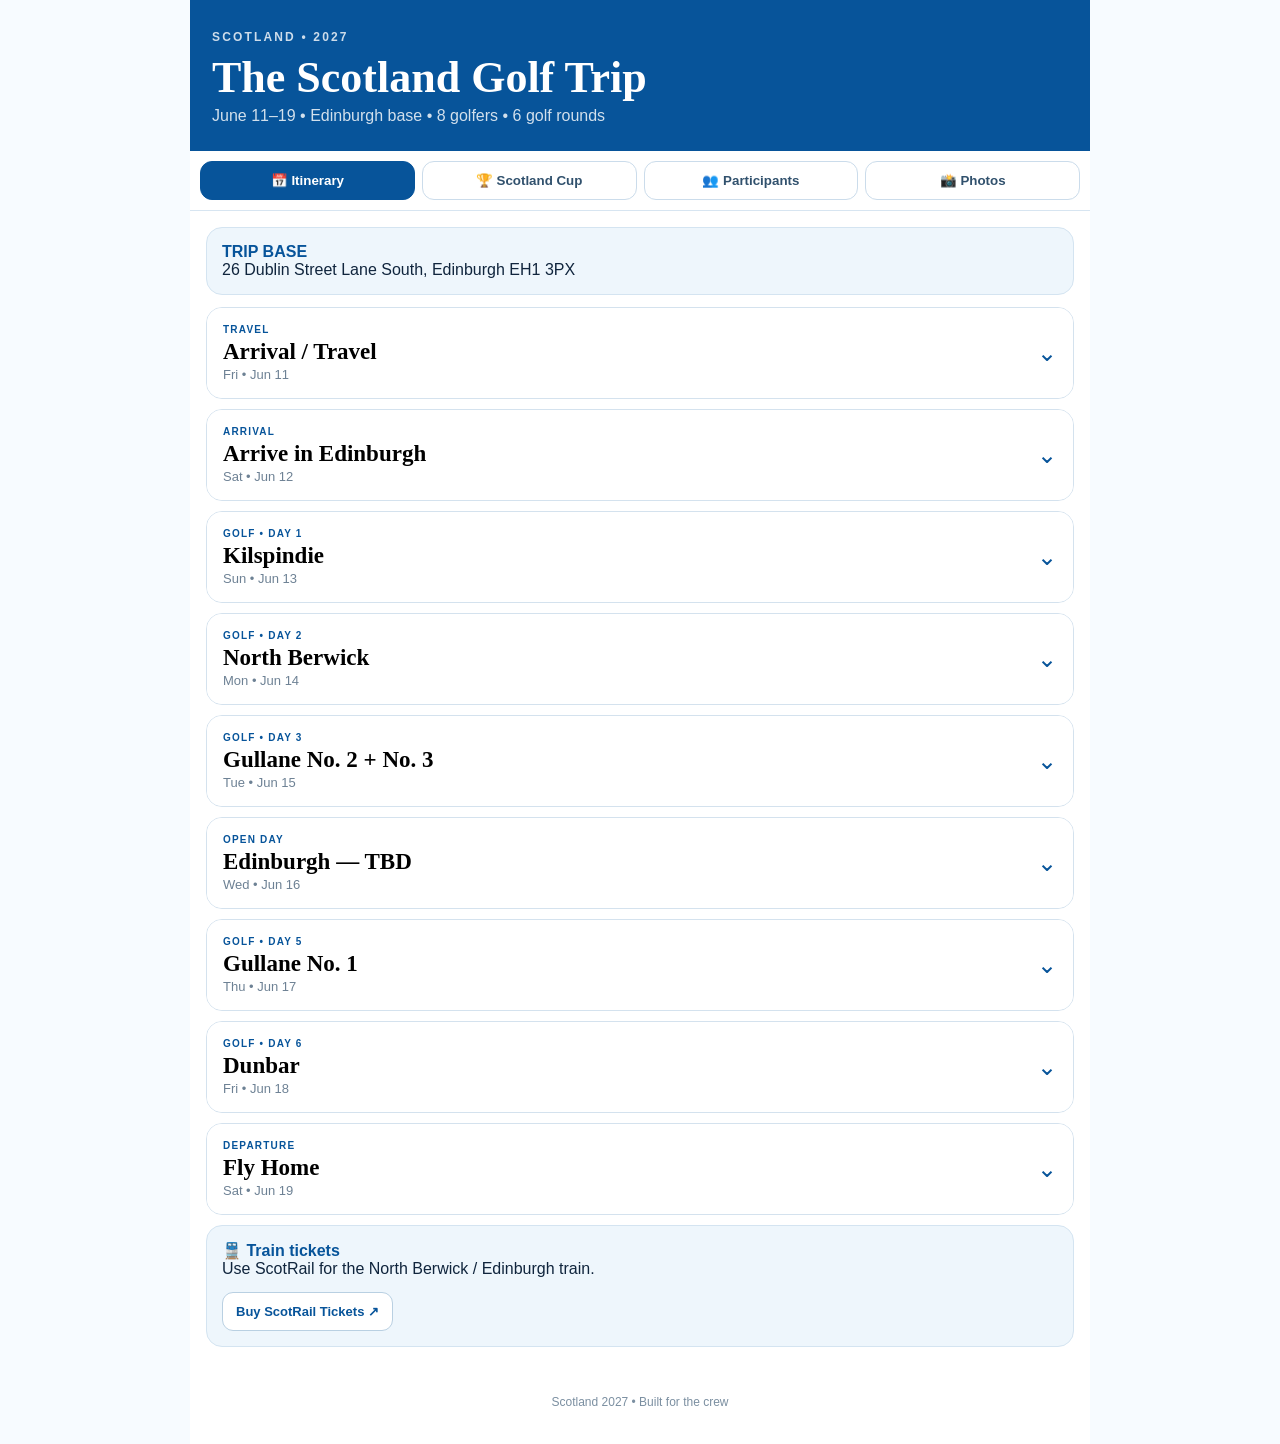
<file: scotland_golf_trip_2027_v2.html>
<!doctype html><html><head><meta charset="utf-8"><meta name="viewport" content="width=device-width,initial-scale=1"><title>Scotland Golf Trip 2027</title>
<style>
*{box-sizing:border-box}body{margin:0;background:#f7fbff;color:#10253d;font-family:-apple-system,BlinkMacSystemFont,"Segoe UI",Arial,sans-serif}.app{max-width:900px;margin:auto;background:#fff;min-height:100vh}a{color:inherit}.hero{background:#07549a;color:#fff;padding:30px 22px 26px}.eyebrow{font-size:12px;font-weight:800;letter-spacing:.18em;opacity:.8}h1{font:700 44px Georgia,serif;margin:8px 0 4px}.hero p{margin:0;opacity:.82}.tabs{position:sticky;top:0;z-index:10;background:#fff;border-bottom:1px solid #d7e5f1;padding:10px;display:grid;grid-template-columns:repeat(4,1fr);gap:7px}.tab{border:1px solid #cbdceb;background:#fff;border-radius:12px;padding:11px 6px;font-weight:800;color:#31516d;cursor:pointer}.tab.active{background:#07549a;color:#fff;border-color:#07549a}main{padding:16px}.base,.notice{background:#eef6fc;border:1px solid #d4e4f1;border-radius:16px;padding:15px;margin-bottom:12px}.base b,.notice b{color:#07549a}.day{border:1px solid #d4e2ee;border-radius:16px;margin:10px 0;overflow:hidden;background:#fff}.day-head{width:100%;border:0;background:#fff;text-align:left;padding:16px;display:flex;justify-content:space-between;align-items:center;cursor:pointer}.day.open .day-head{background:#f2f8fd}.tag{font-size:10px;font-weight:900;letter-spacing:.12em;color:#07549a}.day h2{font:700 23px Georgia,serif;margin:4px 0 2px}.date{font-size:13px;color:#6d8194}.arrow{font-size:24px;color:#07549a;transition:.2s}.day.open .arrow{transform:rotate(180deg)}.day-body{display:none;border-top:1px solid #dbe7f0;padding:15px}.day.open .day-body{display:block}.info{display:flex;justify-content:space-between;gap:12px;padding:9px 0;border-bottom:1px solid #edf2f6;font-size:14px}.info span{text-align:right;color:#51677c}.teegrid{display:grid;grid-template-columns:repeat(2,1fr);gap:10px;margin:12px 0}.tee{background:#eef6fc;border:1px solid #d5e5f2;border-radius:14px;padding:13px}.tee-time{font-size:18px;font-weight:900;color:#07549a;margin-bottom:7px}.players{font-size:14px;line-height:1.7;color:#243f58}.links{display:flex;flex-wrap:wrap;gap:8px;margin-top:14px}.link{display:inline-block;text-decoration:none;border:1px solid #b9d0e2;background:#fff;border-radius:11px;padding:11px 13px;color:#07549a;font-weight:800;font-size:13px}.link:hover{background:#eef6fc}.score{border:1px solid #d4e2ee;border-radius:18px;overflow:hidden}.score-head{background:#07549a;color:#fff;padding:18px}.score-head h2{font:700 28px Georgia,serif;margin:4px 0}.score-body{padding:16px}.biglink{display:block;background:#07549a;color:#fff;text-decoration:none;text-align:center;border-radius:13px;padding:15px;font-weight:900}.people{display:grid;grid-template-columns:repeat(2,1fr);gap:10px}.person{border:1px solid #d4e2ee;border-radius:16px;padding:15px;background:#fff}.person h3{font:700 21px Georgia,serif;margin:0 0 3px}.meta{font-size:13px;color:#647b8f}.person p{font-size:14px;line-height:1.55;margin:12px 0 0;color:#263f56}.photo{border:1px solid #d4e2ee;border-radius:20px;background:#eef6fc;padding:30px 18px;text-align:center}.photo .emoji{font-size:54px}.photo h2{font:700 30px Georgia,serif;margin:10px 0 5px}.footer{padding:20px 16px 35px;color:#7b8fa1;font-size:12px;text-align:center}@media(max-width:600px){h1{font-size:37px}.tabs{grid-template-columns:repeat(2,1fr)}.teegrid,.people{grid-template-columns:1fr}.info{display:block}.info span{display:block;text-align:left;margin-top:3px}}
</style></head><body><div class="app">
<header class="hero"><div class="eyebrow">SCOTLAND • 2027</div><h1>The Scotland Golf Trip</h1><p>June 11–19 • Edinburgh base • 8 golfers • 6 golf rounds</p></header>
<nav class="tabs"><button class="tab active" data-tab="itinerary">📅 Itinerary</button><button class="tab" data-tab="cup">🏆 Scotland Cup</button><button class="tab" data-tab="participants">👥 Participants</button><button class="tab" data-tab="photos">📸 Photos</button></nav>
<main id="itinerary"><div class="base"><b>TRIP BASE</b><br>26 Dublin Street Lane South, Edinburgh EH1 3PX</div><article class="day"><button class="day-head" aria-expanded="false"><div><div class="tag">TRAVEL</div><h2>Arrival / Travel</h2><div class="date">Fri • Jun 11</div></div><div class="arrow">⌄</div></button><div class="day-body"><div class="info"><b>Flight</b><span>Fly to Edinburgh</span></div><div class="links"></div></div></article><article class="day"><button class="day-head" aria-expanded="false"><div><div class="tag">ARRIVAL</div><h2>Arrive in Edinburgh</h2><div class="date">Sat • Jun 12</div></div><div class="arrow">⌄</div></button><div class="day-body"><div class="info"><b>Base</b><span>26 Dublin Street Lane South, Edinburgh</span></div><div class="info"><b>Plan</b><span>Check in • Dinner • Drinks</span></div><div class="links"><a class="link" href="https://www.airbnb.com/rooms/3496863?adults=8&amp;check_in=2027-06-12&amp;check_out=2027-06-18&amp;location=Edinburgh%2C%20United%20Kingdom" target="_blank" rel="noopener">🏠 Airbnb ↗</a><a class="link" href="https://www.theoxedinburgh.com/" target="_blank" rel="noopener">🍽️ The Ox ↗</a><a class="link" href="https://www.kaysbar.uk/" target="_blank" rel="noopener">🍺 Kay&#x27;s Bar ↗</a></div></div></article><article class="day"><button class="day-head" aria-expanded="false"><div><div class="tag">GOLF • DAY 1</div><h2>Kilspindie</h2><div class="date">Sun • Jun 13</div></div><div class="arrow">⌄</div></button><div class="day-body"><div class="info"><b>Pickup</b><span>11:00 AM</span></div><div class="teegrid"><div class="tee"><div class="tee-time">1:04 PM</div><div class="players"><div>• Mike</div><div>• Eric</div><div>• Clem</div><div>• Brian</div></div></div><div class="tee"><div class="tee-time">1:14 PM</div><div class="players"><div>• Tom</div><div>• Veer</div><div>• Zach</div><div>• Yeags</div></div></div></div><div class="links"><a class="link" href="https://www.kilspindiegolfclub.co.uk/" target="_blank" rel="noopener">⛳ Official Course ↗</a><a class="link" href="https://queensarmsedinburgh.com/" target="_blank" rel="noopener">🍽️ The Queens Arms ↗</a></div></div></article><article class="day"><button class="day-head" aria-expanded="false"><div><div class="tag">GOLF • DAY 2</div><h2>North Berwick</h2><div class="date">Mon • Jun 14</div></div><div class="arrow">⌄</div></button><div class="day-body"><div class="info"><b>Train to North Berwick</b><span>9:39 AM or 10:40 AM</span></div><div class="info"><b>Train home</b><span>9:27 PM or 10:24 PM</span></div><div class="teegrid"><div class="tee"><div class="tee-time">2:00 PM</div><div class="players"><div>• Mike</div><div>• Zach</div><div>• Yeags</div><div>• Eric</div></div></div><div class="tee"><div class="tee-time">2:10 PM</div><div class="players"><div>• Tom</div><div>• Veer</div><div>• Brian</div><div>• Clem</div></div></div></div><div class="links"><a class="link" href="https://www.northberwickgolfclub.com/" target="_blank" rel="noopener">⛳ Official Course ↗</a><a class="link" href="https://www.scotrail.co.uk/tickets" target="_blank" rel="noopener">🚆 ScotRail Tickets ↗</a><a class="link" href="https://www.theshipinnnorthberwick.com/" target="_blank" rel="noopener">🍺 The Ship Inn ↗</a></div></div></article><article class="day"><button class="day-head" aria-expanded="false"><div><div class="tag">GOLF • DAY 3</div><h2>Gullane No. 2 + No. 3</h2><div class="date">Tue • Jun 15</div></div><div class="arrow">⌄</div></button><div class="day-body"><div class="info"><b>Pickup</b><span>7:45 AM</span></div><div class="teegrid"><div class="tee"><div class="tee-time">9:04 AM</div><div class="players"><div>• Zach</div><div>• Brian</div><div>• Clem</div><div>• Eric</div></div></div><div class="tee"><div class="tee-time">9:14 AM</div><div class="players"><div>• Tom</div><div>• Veer</div><div>• Yeags</div><div>• Mike</div></div></div><div class="tee"><div class="tee-time">2:56 PM</div><div class="players"><div>• Zach</div><div>• Clem</div><div>• Tom</div><div>• Mike</div></div></div><div class="tee"><div class="tee-time">3:06 PM</div><div class="players"><div>• Yeags</div><div>• Veer</div><div>• Brian</div><div>• Eric</div></div></div></div><div class="links"><a class="link" href="https://gullanegolfclub.com/" target="_blank" rel="noopener">⛳ Official Course ↗</a><a class="link" href="https://auldhundrededinburgh.com/" target="_blank" rel="noopener">🍺 The Auld Hundred ↗</a></div></div></article><article class="day"><button class="day-head" aria-expanded="false"><div><div class="tag">OPEN DAY</div><h2>Edinburgh — TBD</h2><div class="date">Wed • Jun 16</div></div><div class="arrow">⌄</div></button><div class="day-body"><div class="info"><b>Plans</b><span>TBD</span></div><div class="info"><b>Optional</b><span>Biddy Mulligans</span></div><div class="links"><a class="link" href="https://www.biddymulligans.co.uk/" target="_blank" rel="noopener">🍺 Biddy Mulligans ↗</a></div></div></article><article class="day"><button class="day-head" aria-expanded="false"><div><div class="tag">GOLF • DAY 5</div><h2>Gullane No. 1</h2><div class="date">Thu • Jun 17</div></div><div class="arrow">⌄</div></button><div class="day-body"><div class="info"><b>Pickup</b><span>10:00 AM</span></div><div class="teegrid"><div class="tee"><div class="tee-time">11:44 AM</div><div class="players"><div>• Zach</div><div>• Veer</div><div>• Tom</div><div>• Clem</div></div></div><div class="tee"><div class="tee-time">11:54 AM</div><div class="players"><div>• Brian</div><div>• Yeags</div><div>• Mike</div><div>• Eric</div></div></div></div><div class="links"><a class="link" href="https://gullanegolfclub.com/" target="_blank" rel="noopener">⛳ Official Course ↗</a><a class="link" href="https://www.dishoom.com/edinburgh/" target="_blank" rel="noopener">🍽️ Dishoom Edinburgh ↗</a><a class="link" href="https://guildfordarms.com/" target="_blank" rel="noopener">🍺 The Guildford Arms ↗</a></div></div></article><article class="day"><button class="day-head" aria-expanded="false"><div><div class="tag">GOLF • DAY 6</div><h2>Dunbar</h2><div class="date">Fri • Jun 18</div></div><div class="arrow">⌄</div></button><div class="day-body"><div class="info"><b>Pickup</b><span>9:00 AM</span></div><div class="teegrid"><div class="tee"><div class="tee-time">10:54 AM</div><div class="players"><div>• Zach</div><div>• Mike</div><div>• Brian</div><div>• Yeags</div></div></div><div class="tee"><div class="tee-time">11:04 AM</div><div class="players"><div>• Tom</div><div>• Veer</div><div>• Eric</div><div>• Clem</div></div></div></div><div class="links"><a class="link" href="https://www.dunbargolfclub.com/" target="_blank" rel="noopener">⛳ Official Course ↗</a><a class="link" href="https://makarsmash.com/" target="_blank" rel="noopener">🍽️ Makars Mash Bar ↗</a><a class="link" href="https://scotsmans-lounge.co.uk/" target="_blank" rel="noopener">🍺 Scotsman&#x27;s Lounge ↗</a></div></div></article><article class="day"><button class="day-head" aria-expanded="false"><div><div class="tag">DEPARTURE</div><h2>Fly Home</h2><div class="date">Sat • Jun 19</div></div><div class="arrow">⌄</div></button><div class="day-body"><div class="info"><b>Flight</b><span>Fly home</span></div><div class="links"></div></div></article><div class="notice"><b>🚆 Train tickets</b><br>Use ScotRail for the North Berwick / Edinburgh train.<div class="links"><a class="link" href="https://www.scotrail.co.uk/tickets" target="_blank" rel="noopener">Buy ScotRail Tickets ↗</a></div></div></main>
<main id="cup" style="display:none"><div class="score"><div class="score-head"><div class="eyebrow">LIVE COMPETITION</div><h2>Scotland Cup</h2><div>Powered by Squabbit</div></div><div class="score-body"><p>Open the live Squabbit tournament leaderboard to see current standings and scores.</p><a class="biglink" href="https://app.squabbitgolf.com/w/tournament/TvY7fGicz?embed=leaderboard" target="_blank" rel="noopener">🏆 Open Live Squabbit Leaderboard ↗</a></div></div></main>
<main id="participants" style="display:none"><div class="notice"><b>THE CREW</b><br>Handicaps, Venmo handles and the official scouting reports.</div><div class="people"><div class="person"><h3>Mike Ribbing</h3><div class="meta">3.9 handicap • @mike_ribbing</div><p>Had his second kid, so if the game falls off, he has the perfect excuse ready to go.</p></div><div class="person"><h3>Tom Chung</h3><div class="meta">16.9 handicap • @tomchung11</div><p>Somehow runs a physical therapy practice and teaches at the same time, yet still hasn&#x27;t managed to rehabilitate his own golf game.</p></div><div class="person"><h3>Eric Hoppe</h3><div class="meta">12.5 handicap • @ehop57</div><p>A “professor” at Georgia Tech, although the group remains convinced he actually works with aliens. Will also sacrifice at least 10 balls to the Firth of Forth.</p></div><div class="person"><h3>Zach Gordon</h3><div class="meta">9.2 handicap • @zach-Gordon-15</div><p>The reason this trip exists, allegedly, because he is turning 30. As if eight guys needed an excuse to go to Scotland and drink for a week.</p></div><div class="person"><h3>Brian Gordon</h3><div class="meta">8.3 handicap • @brain-gordon-115</div><p>Already holed out for birdie at the Old Course last trip. Unfortunately, he has also already told us the story roughly 400 times.</p></div><div class="person"><h3>Clem Diglio</h3><div class="meta">17.1 handicap • No Venmo — wife paid</div><p>Always has a smile and is ready to have fun. His golf game is a complete wildcard. Bonus points: his wife was Eric&#x27;s high school principal.</p></div><div class="person"><h3>Veer Singh</h3><div class="meta">17.7 handicap • @veersingh24</div><p>Lives in New York now, so the golf game may be rusty. ChatGPT has already pegged him as the weak link when it comes to Guinness.</p></div><div class="person"><h3>Yeags</h3><div class="meta">8.5 handicap • @papa-yeags</div><p>The only lefty. Hits it a mile when he finds the club face. The bigger question is whether he is going to play golf or personally eliminate Scotland&#x27;s Guinness supply.</p></div></div></main>
<main id="photos" style="display:none"><div class="photo"><div class="emoji">📸</div><h2>Scotland Trip Photos</h2><p>Everyone’s photos in one shared iCloud album.</p><a class="biglink" href="https://www.icloud.com/sharedalbum/#D1xv3dGuO_IN2ynUsMZ-02jds6wCAEQARogfPZtOWo4u45c4euVGsdFeB2b1EHD6vOLbyYe9Vkqlwk" target="_blank" rel="noopener">Open Shared iCloud Album ↗</a></div></main>
<div class="footer">Scotland 2027 • Built for the crew</div></div>
<script>
document.querySelectorAll('.day-head').forEach(b=>b.addEventListener('click',()=>b.parentElement.classList.toggle('open')));
document.querySelectorAll('.tab').forEach(b=>b.addEventListener('click',()=>{document.querySelectorAll('.tab').forEach(x=>x.classList.remove('active'));b.classList.add('active');document.querySelectorAll('main').forEach(x=>x.style.display='none');document.getElementById(b.dataset.tab).style.display='block';window.scrollTo({top:0,behavior:'smooth'})}));
</script></body></html>
</file>
